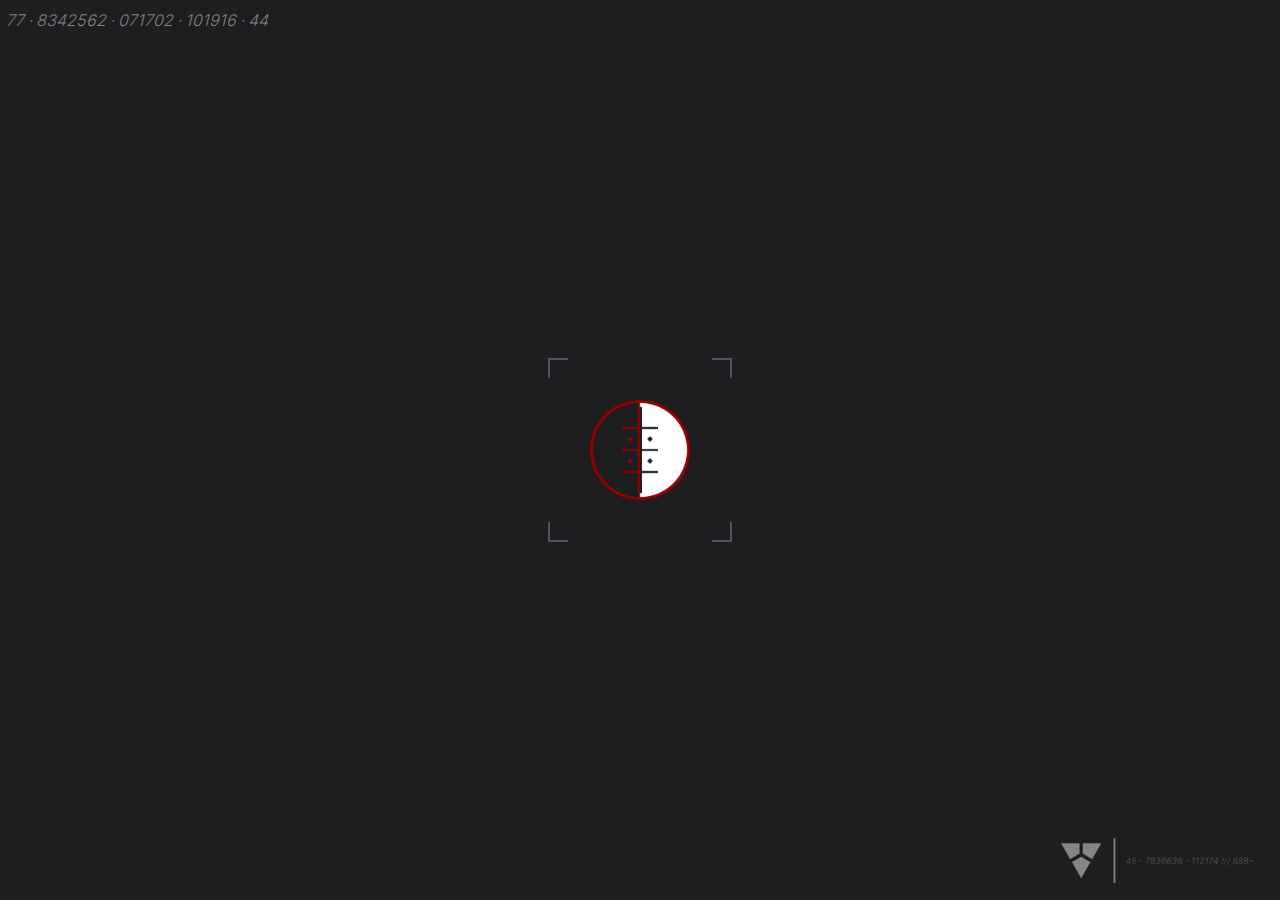
<file: index.html>
<!DOCTYPE html>
<html lang="en">
<head>
    <meta charset="UTF-8">
    <meta name="viewport" content="width=device-width, initial-scale=1.0">

    <link rel="stylesheet" href="style.css">

    <title>page-1</title>
</head>
<body class = "main">
    <div class = "container-all">
        
        <!-- <a id = "box" href = "page-2.html"></a> -->
        
        <a href = "page-2.html" id = "start">
        <img id = "start-img" src = "symbol.png"></a>

        

        <div class = "numbers">77 · 8342562 · 071702 · 101916 · 44</div>

        <a href="index.html" class = "bearing">
            <img class = "bearing" src = "bearing.png">
        </a>
    
    </div>

    
</body>
</html>
</file>
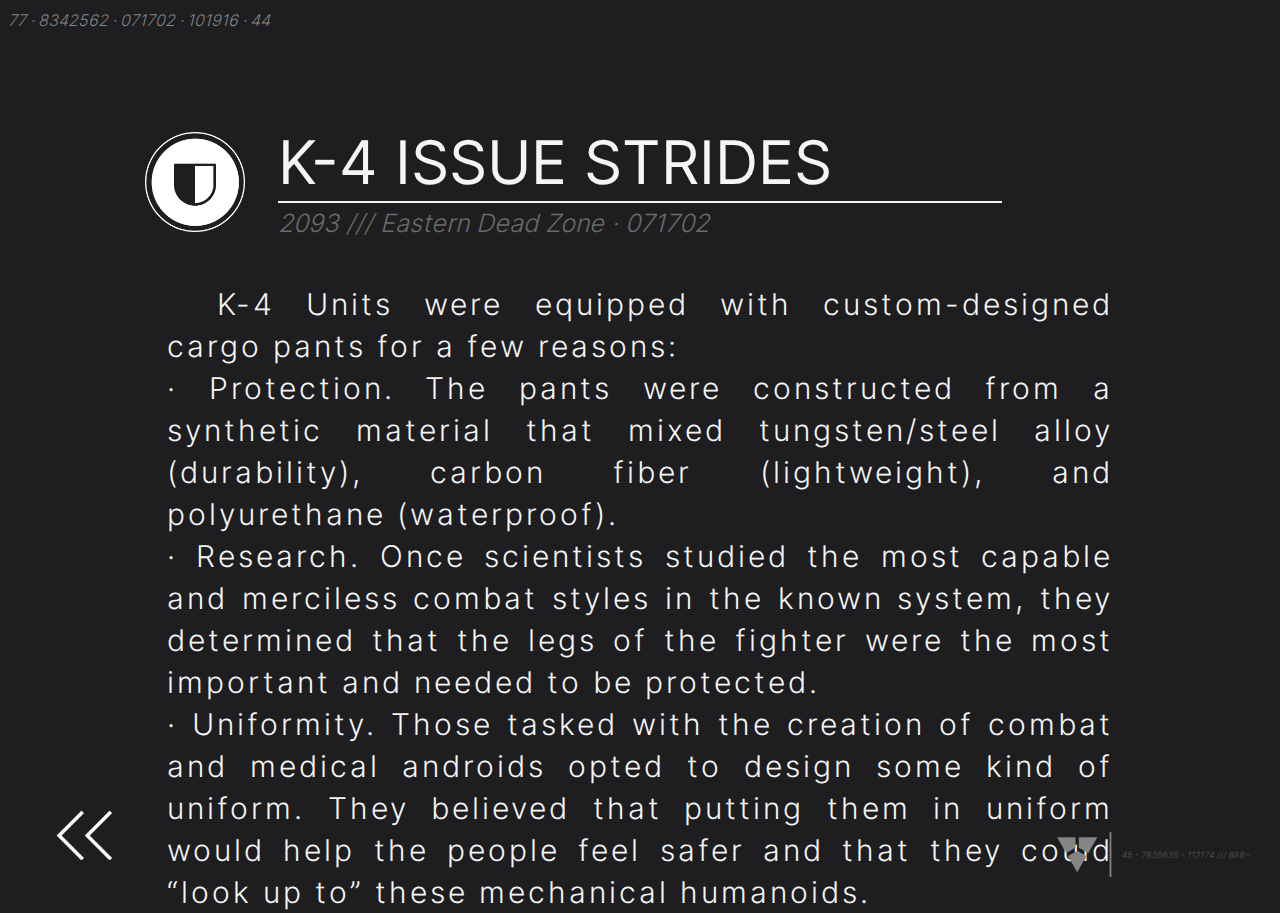
<file: armor.html>
<!DOCTYPE html>
<html lang="en">
<head>
    <meta charset="UTF-8">
    <meta name="viewport" content="width=device-width, initial-scale=1.0">

    <link rel="stylesheet" href="style.css">

    <title>ARMOR</title>
</head>
<body class = "main">
    <div class = "container-all">
    

        <div class = "artifact-title">K-4 ISSUE STRIDES</div>
        <div class = "artifact-title-line"></div>
        <div class = "artifact-details">2093 /// Eastern Dead Zone · 071702</div>
        <img class = "artifact-symbol" src = "armor.png">

    <div class = "artifact-text">
        K-4 Units were equipped with custom-designed cargo pants for a few reasons:<br>
        · Protection. The pants were constructed from a synthetic material that mixed tungsten/steel alloy (durability), carbon fiber (lightweight), and polyurethane (waterproof).<br> 
        · Research. Once scientists studied the most capable and merciless combat styles in the known system, they determined that the legs of the fighter were the most important and needed to be protected.<br>
        · Uniformity. Those tasked with the creation of combat and medical androids opted to design some kind of uniform. They believed that putting them in uniform would help the people feel safer and that they could “look up to” these mechanical humanoids.
        
    </div>

        

        <div class = "numbers">77 · 8342562 · 071702 · 101916 · 44</div>

        <a href = "page-3.html" class = "back">
            <img class = "back" src = "back.png">
        </a>

        <a href="index.html" class = "bearing">
            <img class = "bearing" src = "bearing.png">
        </a>
</body>
</html>
</file>
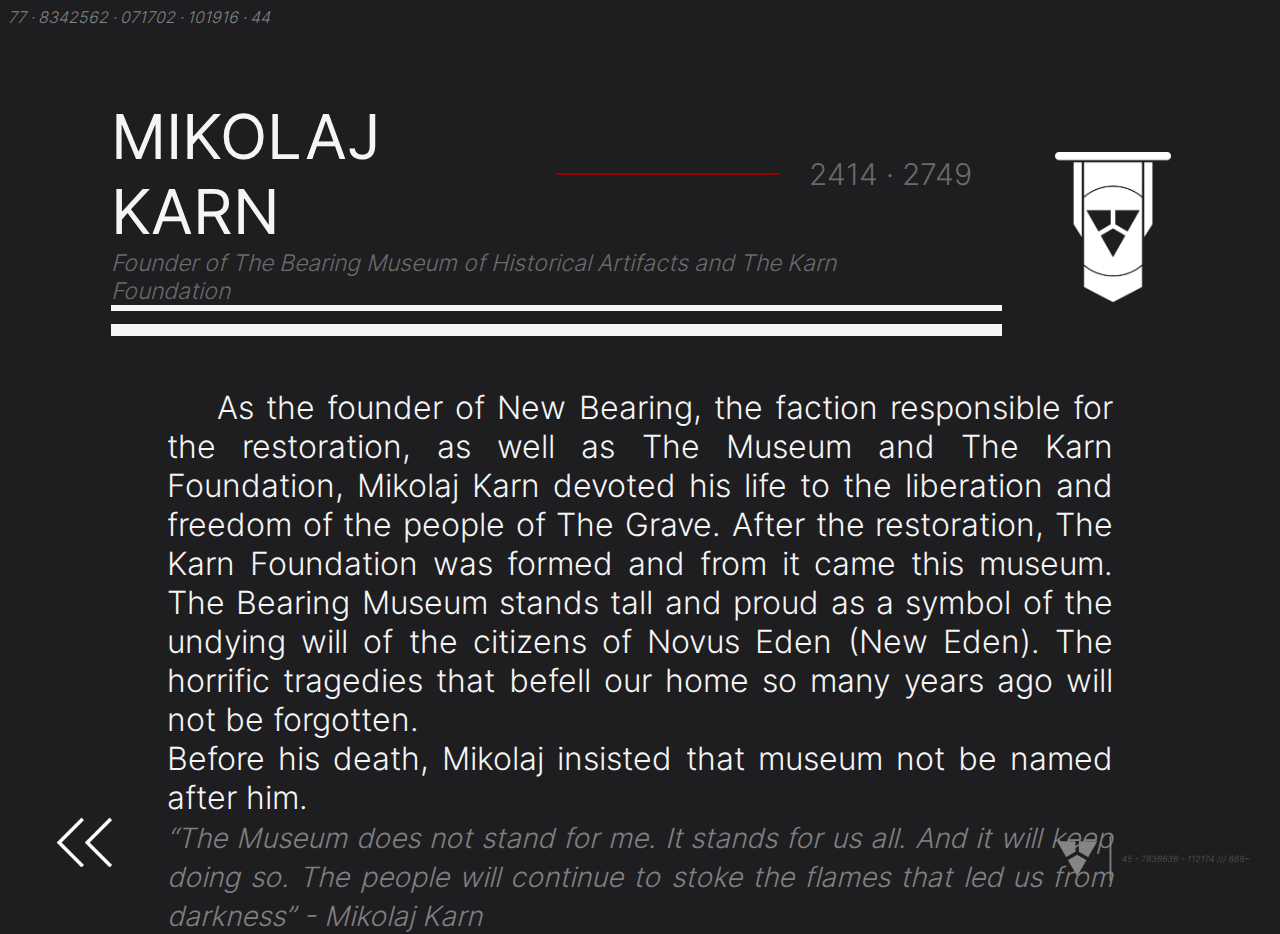
<file: bearing.html>
<!DOCTYPE html>
<html lang="en">
<head>
    <meta charset="UTF-8">
    <meta name="viewport" content="width=device-width, initial-scale=1.0">

    
    <link rel="stylesheet" href="style.css">

    <title>MIKO</title>
</head>
<body class = "main">
    <div class = "container-all">

        <div class = "bio-title">MIKOLAJ KARN</div>
        <div class = "bio-age">2414 · 2749</div>
        <div class = "bio-line-1"></div>
        <div class = "bio-intro">
            Founder of The Bearing Museum of Historical 
            Artifacts and The Karn Foundation
        </div>

        
            <img id = "flag-small" src = 'bflag.png'>


        <div class = "bio-line-2"></div>
        <div class = "bio-line-3"></div>

    

        <div class = bio>
            As the founder of New Bearing, the faction responsible 
            for the restoration, as well as The Museum and The Karn 
            Foundation, Mikolaj Karn devoted his life to the 
            liberation and freedom of the people of The Grave. 
            After the restoration, The Karn Foundation 
            was formed and from it came this museum. The Bearing 
            Museum stands tall and proud as a symbol of the undying 
            will of the citizens of Novus Eden (New Eden). 
            The horrific tragedies that befell our home so many 
            years ago will not be forgotten. 
            <br>
            Before his death, Mikolaj 
            insisted that museum not be named after him.
            <br>
            <span id = quote>
            “The Museum does not stand for me. It stands for us all. 
            And it will keep doing so. The people will continue to stoke the flames that 
            led us from darkness” - Mikolaj Karn
            </span>
        </div>

    

        <div class = "numbers">77 · 8342562 · 071702 · 101916 · 44</div>

        <a href = "page-2.html" class = "back">
            <img class = "back" src = "back.png">
        </a>

        <a href="index.html" class = "bearing">
            <img class = "bearing" src = "bearing.png">
        </a>



        
        
    </div>

    
</body>
</html>
</file>
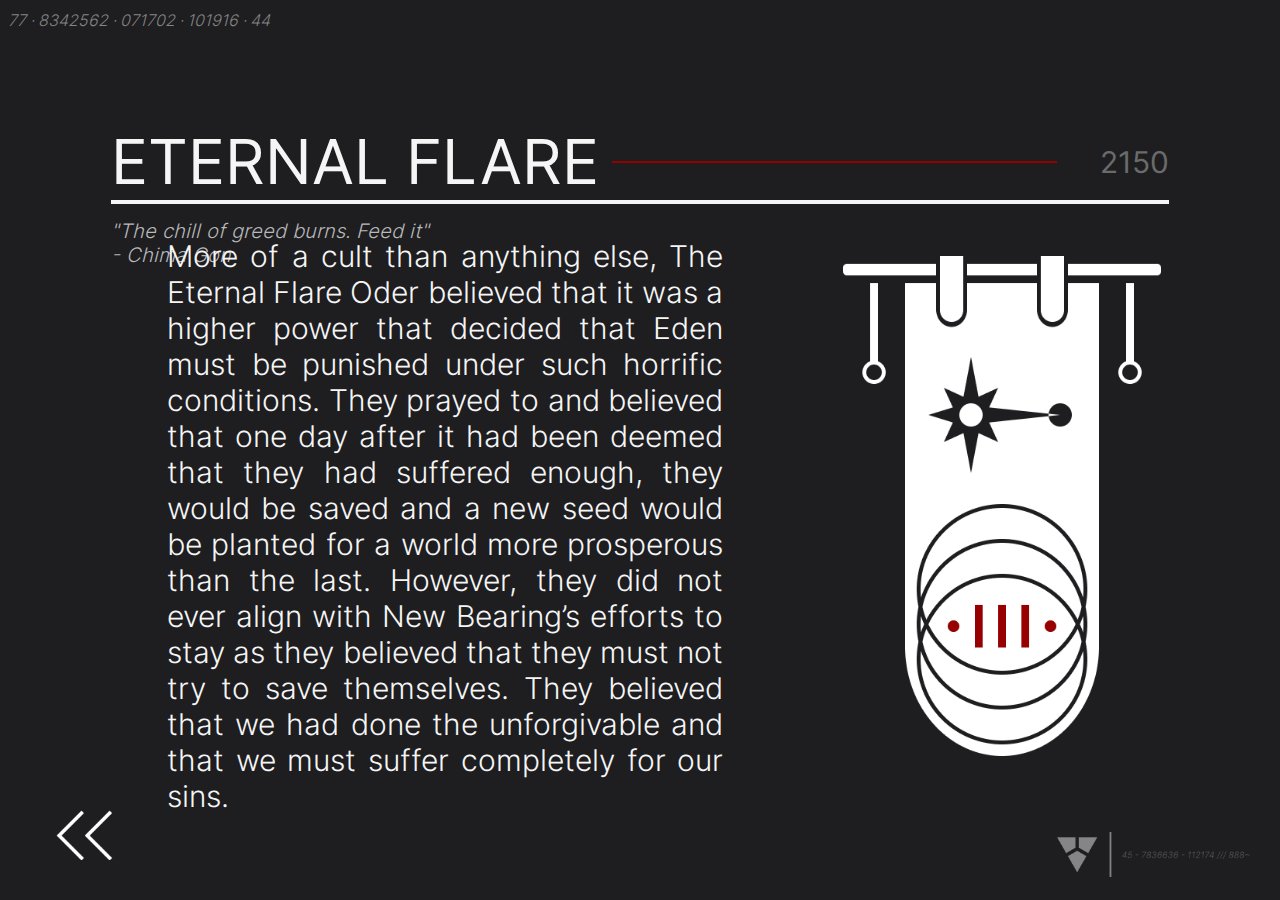
<file: eternal-flare.html>
<!DOCTYPE html>
<html lang="en">
<head>
    <meta charset="UTF-8">
    <meta name="viewport" content="width=device-width, initial-scale=1.0">

    
    <link rel="stylesheet" href="style.css">

    <title>FLARE</title>
</head>
<body class = "main">
    <div class = "container-all">

        <div class = "faction-title">ETERNAL FLARE</div>

        <div id = "eternal-line-1"></div>

        <div class = "faction-date">2150</div>
        <div class = "faction-line-2"></div>              

        <div class = "flag-quote">
            "The chill of greed burns. Feed it"
            <br>- Chima Gon
        </div>

        <div class = "faction-text" id = "e-faction-text">
            More of a cult than anything else, The Eternal Flare Oder 
            believed that it was a higher power that decided that Eden 
            must be punished under such horrific conditions. They prayed to  
            and believed that one day after it had been 
            deemed that they had suffered enough, they would be saved
            and a new seed would be planted for a world more prosperous than the
            last. However, they did not ever align with New Bearing’s 
            efforts to stay as they believed that they must not try to 
            save themselves. They believed that we had done 
            the unforgivable and that we must suffer 
            completely for our sins.
        </div>

        <img class = "faction-flag" src = "eflag.png">
        

        <div class = "numbers">77 · 8342562 · 071702 · 101916 · 44</div>

        <a href = "flags.html" class = "back">
            <img class = "back" src = "back.png">
        </a>

        <a href="index.html" class = "bearing">
            <img class = "bearing" src = "bearing.png">
        </a>



        
        
    </div>

    
</body>
</html>
</file>
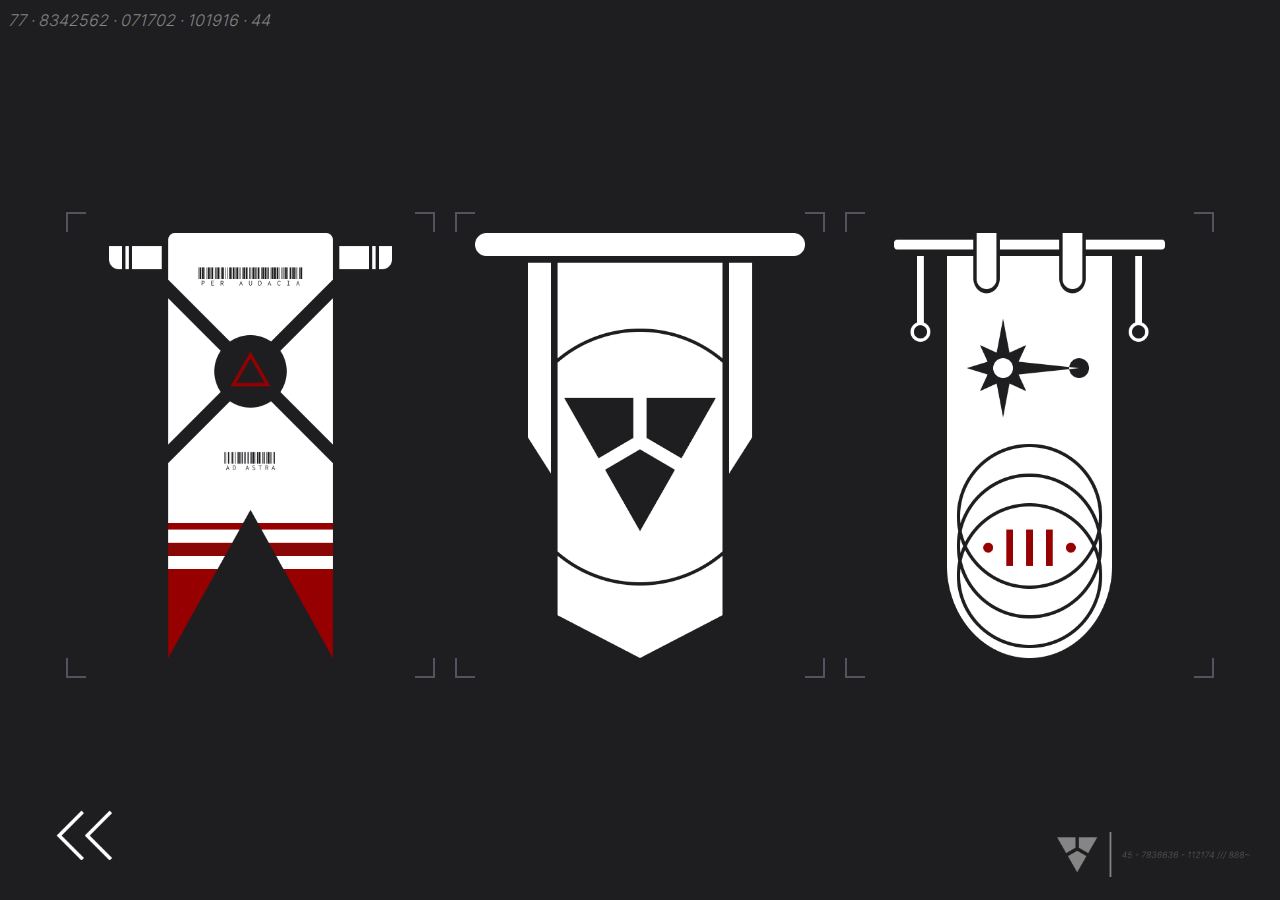
<file: flags.html>
<!DOCTYPE html>
<html lang="en">
<head>
    <meta charset="UTF-8">
    <meta name="viewport" content="width=device-width, initial-scale=1.0">

    
    <link rel="stylesheet" href="style.css">

    <title>FLAG</title>
</head>
<body class = "main">
    <div class = "container-all">
        <a id = "flag-box-1" href = "hollow-shell.html"></a>
        <a id = "flag-1" href = "hollow-shell.html">
            <img id = "flag-1" src = "hflag.png">
        </a>


        <a id = "flag-box-2" href = "new-bearing.html"></a>
        <a id = "flag-2" href = "new-bearing.html">
            <img id = "flag-2" src = "bflag.png">
        </a>

        <a id = "flag-box-3" href = "eternal-flare.html"></a>
        <a id = "flag-3" href = "eternal-flare.html">
            <img id = "flag-3" src = "eflag.png">
        </a>
        

        <div class = "numbers">77 · 8342562 · 071702 · 101916 · 44</div>

        <a href = "page-2.html" class = "back">
            <img class = "back" src = "back.png">
        </a>

        <a href="index.html" class = "bearing">
            <img class = "bearing" src = "bearing.png">
        </a>



        
        
    </div>

    
</body>
</html>
</file>
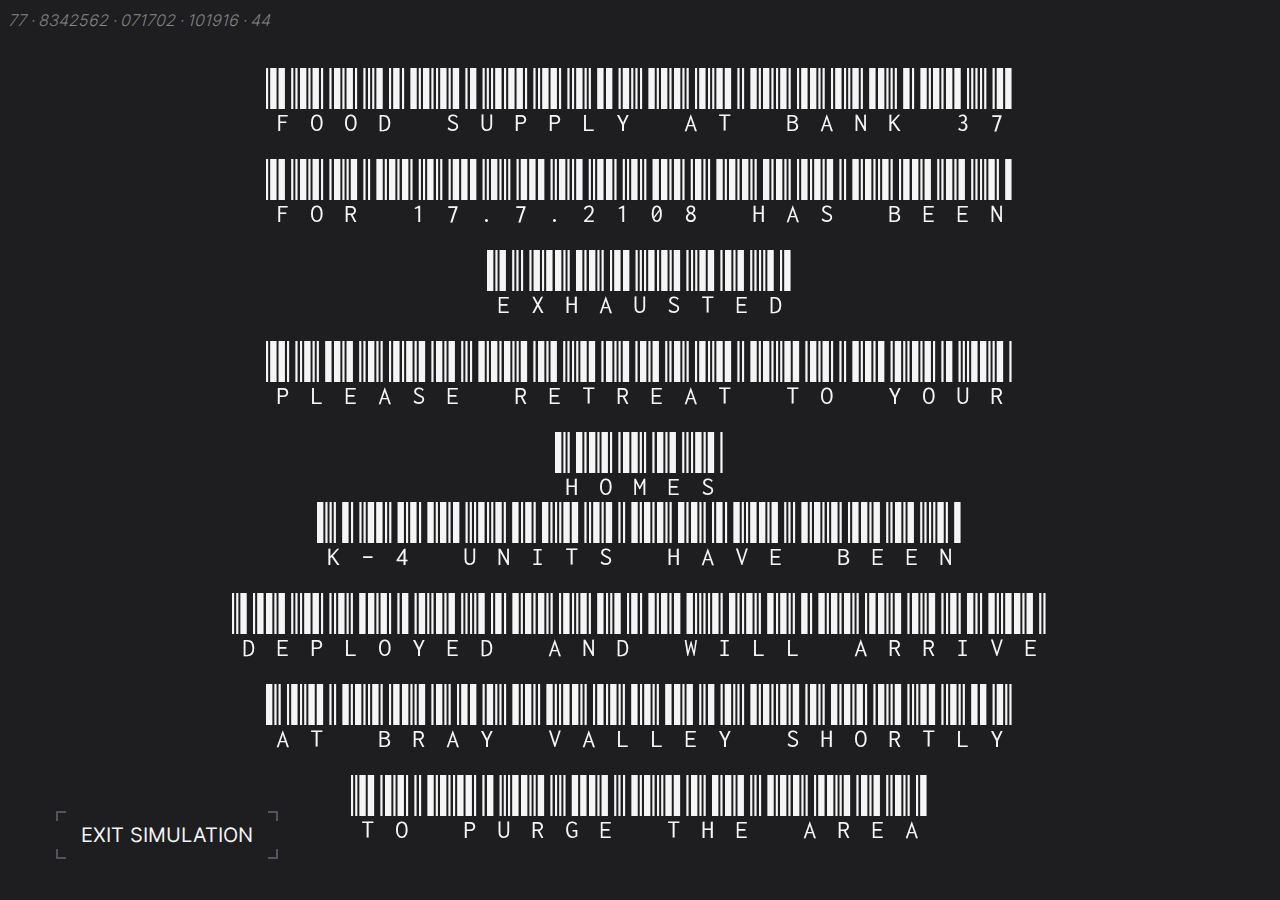
<file: gate-sim.html>
<!DOCTYPE html>
<html lang="en">
<head>
    <meta charset="UTF-8">
    <meta name="viewport" content="width=device-width, initial-scale=1.0">

    <link rel="stylesheet" href="style.css">

    <title>GATE_SIM</title>
</head>
<body id = "sim-main">
    <div class = "container-all">

        <div class = "sim-text" id="sim-1">
            FOOD SUPPLY AT BANK 37 FOR 17.7.2108 
            HAS BEEN EXHAUSTED<br>
            PLEASE RETREAT TO YOUR HOMES
        </div>

        <div class = "sim-text" id="sim-2">
            K-4 UNITS HAVE BEEN DEPLOYED AND WILL ARRIVE AT BRAY VALLEY
            SHORTLY TO PURGE THE AREA
        </div>
    


        <div class = "numbers">77 · 8342562 · 071702 · 101916 · 44</div>

     <a href = "pod.html" id = "exit-sim">EXIT SIMULATION</a>
</body>
</html>
</file>
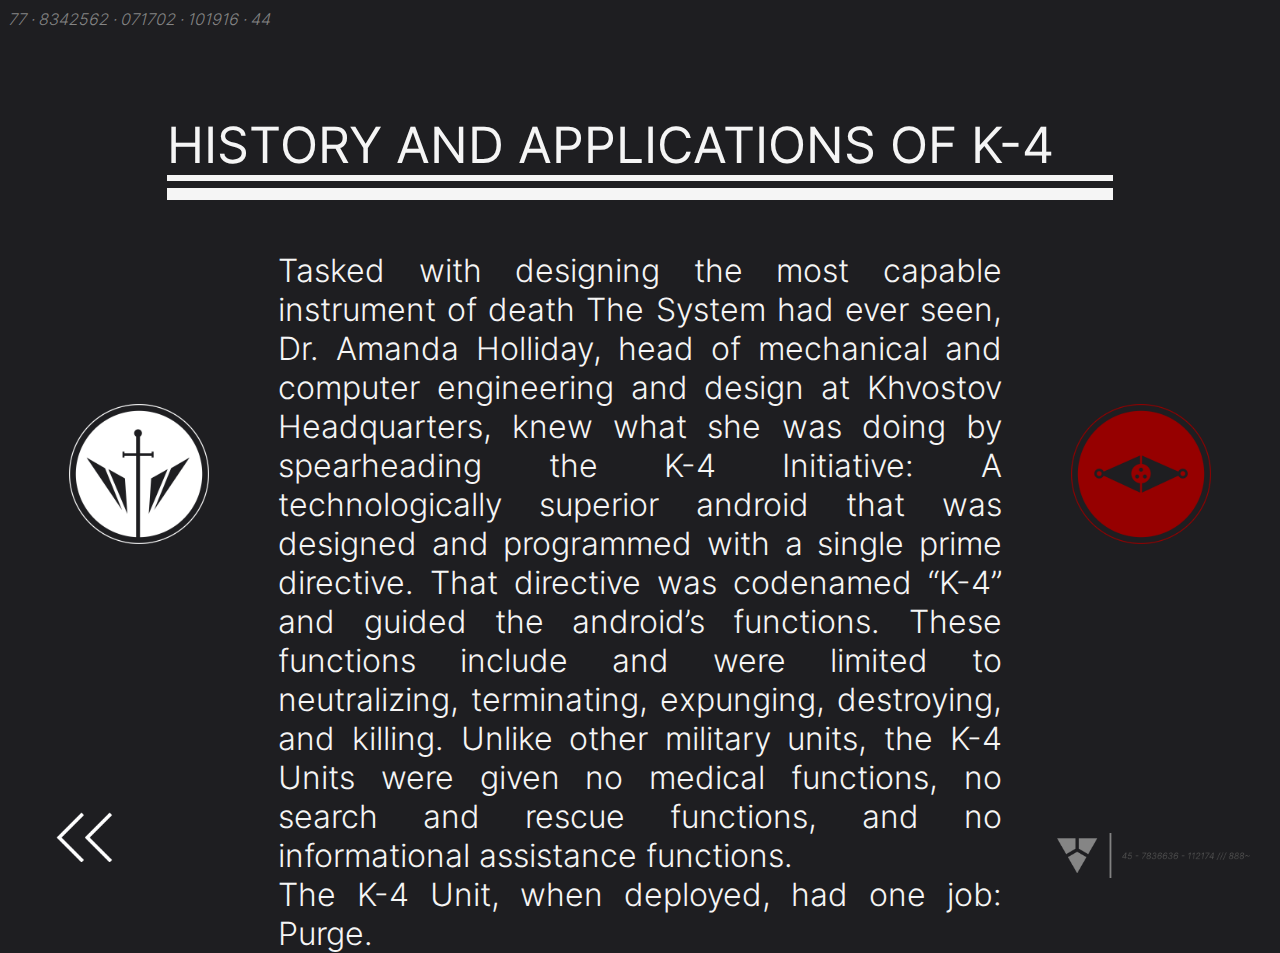
<file: geninfo.html>
<!DOCTYPE html>
<html lang="en">
<head>
    <meta charset="UTF-8">
    <meta name="viewport" content="width=device-width, initial-scale=1.0">

    <link rel="stylesheet" href="style.css">

    <title>GEN_INFO</title>
</head>
<body class = "main">
    <div class = "container-all">

        <div id = "gen-title">HISTORY AND APPLICATIONS OF K-4</div>
            <div id = "gen-info-line-1"></div>
            <div id = "gen-info-line-2"></div>

        <img id = "sword" src = "sword.png">
        <img id = "eye" src = "eye.png">

        <div id = "gen-info-text">
            Tasked with designing the most capable instrument of 
            death The System had ever seen, Dr. Amanda Holliday, 
            head of mechanical and computer engineering and design 
            at Khvostov Headquarters, knew what she was doing by 
            spearheading the K-4 Initiative: A technologically superior 
            android that was designed and programmed with a single 
            prime directive. That directive was codenamed “K-4” and 
            guided the android’s functions. These functions include 
            and were limited to neutralizing, terminating, expunging, 
            destroying, and killing. Unlike other military units, the 
            K-4 Units were given no medical functions, no search and 
            rescue functions, and no informational assistance functions. <br>
            The K-4 Unit, when deployed, had one job: Purge.
        </div>

    





    <div class = "numbers">77 · 8342562 · 071702 · 101916 · 44</div>

        <a href = "page-2.html" class = "back">
            <img class = "back" src = "back.png">
        </a>

        <a href="index.html" class = "bearing">
            <img class = "bearing" src = "bearing.png">
        </a>
</body>
</html>
</file>
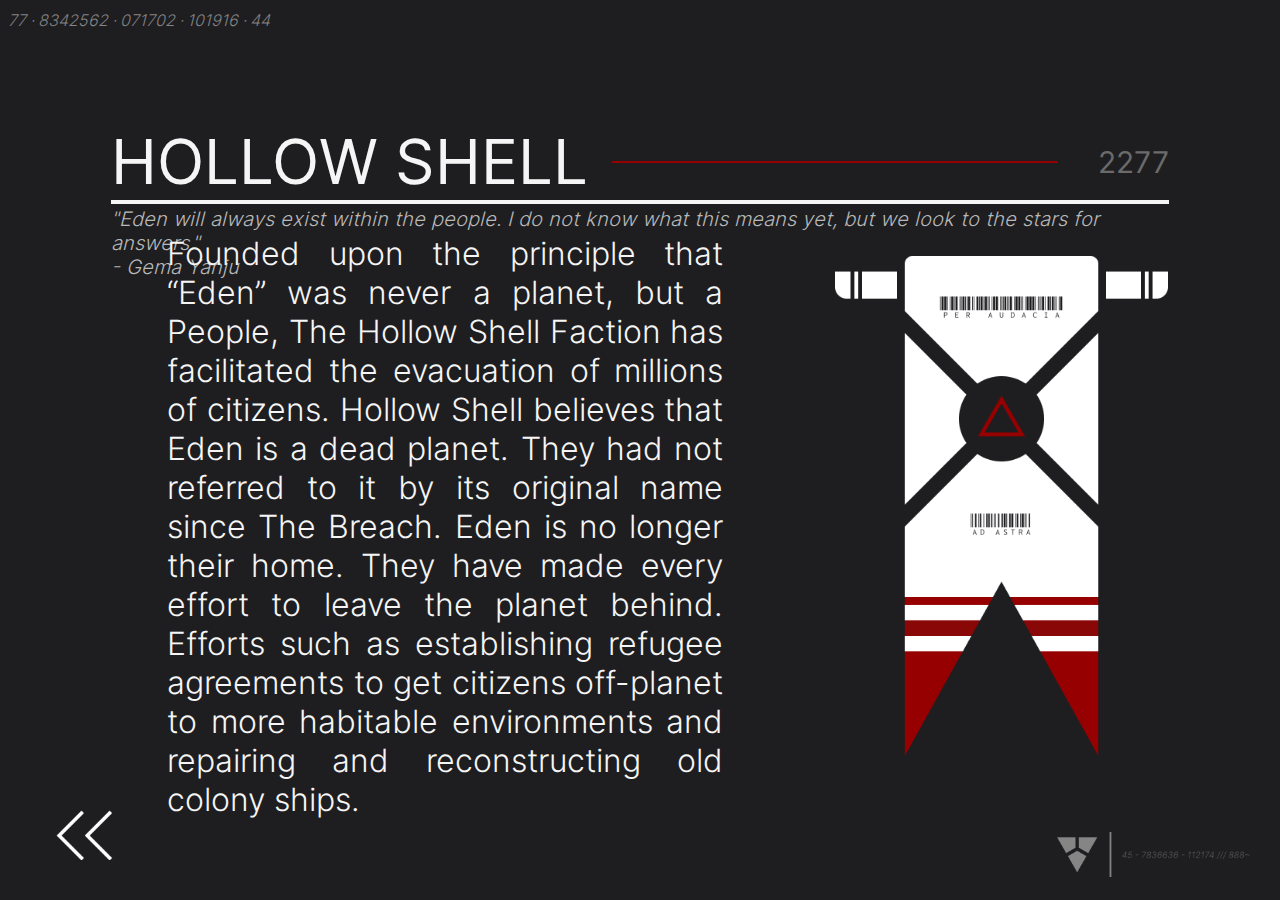
<file: hollow-shell.html>
<!DOCTYPE html>
<html lang="en">
<head>
    <meta charset="UTF-8">
    <meta name="viewport" content="width=device-width, initial-scale=1.0">

    
    <link rel="stylesheet" href="style.css">

    <title>HOLLOW</title>
</head>
<body class = "main">
    <div class = "container-all">

        <div class = "faction-title">HOLLOW SHELL</div>

        <div id = "hollow-line-1"></div>

        <div class = "faction-date">2277</div>
        <div class = "faction-line-2"></div>

        <div class = "flag-quote">
            "Eden will always exist within the people. I do not know what 
            this means yet, but we look to the stars for answers."
            <br> - Gema Yanju
        </div>

        <div class = "faction-text">
            Founded upon the principle that “Eden” was never a planet, 
            but a People, The Hollow Shell Faction has facilitated the 
            evacuation of millions of citizens. Hollow Shell believes 
            that Eden is a dead planet. They had not referred to it 
            by its original name since The Breach. Eden is no longer 
            their home. They have made every effort 
            to leave the planet behind. Efforts such as establishing 
            refugee agreements to get citizens off-planet to more 
            habitable environments and repairing and 
            reconstructing old colony ships.
        </div>

        <img class = "faction-flag" src = "hflag.png">
        

        <div class = "numbers">77 · 8342562 · 071702 · 101916 · 44</div>

        <a href = "flags.html" class = "back">
            <img class = "back" src = "back.png">
        </a>

        <a href="index.html" class = "bearing">
            <img class = "bearing" src = "bearing.png">
        </a>



        
        
    </div>

    
</body>
</html>
</file>
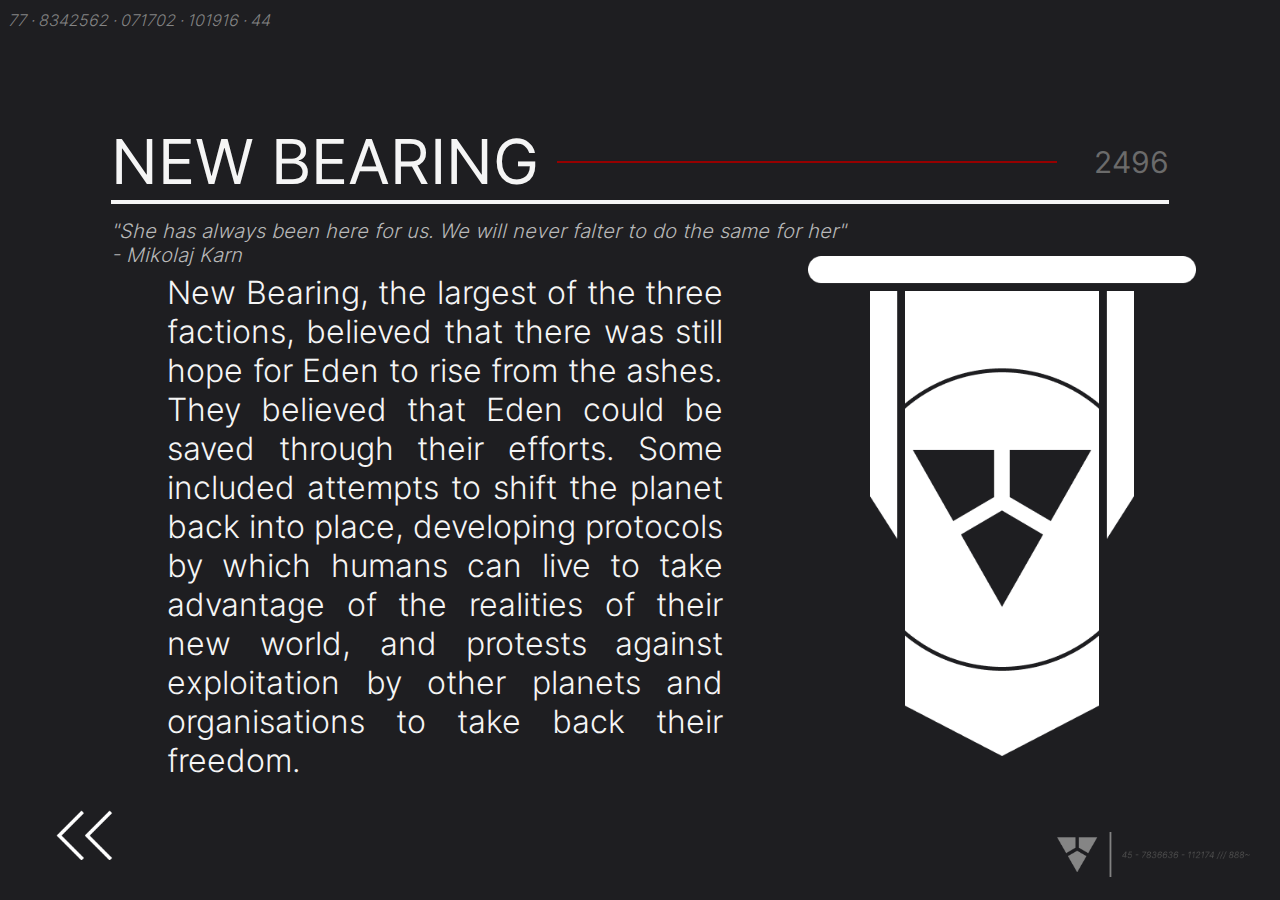
<file: new-bearing.html>
<!DOCTYPE html>
<html lang="en">
<head>
    <meta charset="UTF-8">
    <meta name="viewport" content="width=device-width, initial-scale=1.0">

    
    <link rel="stylesheet" href="style.css">

    <title>BEARING</title>
</head>
<body class = "main">
    <div class = "container-all">

        <div class = "faction-title">NEW BEARING</div>

        <div id = "bearing-line-1"></div>

        <div class = "faction-date">2496</div>
        <div class = "faction-line-2"></div>

        <div class = "flag-quote">
            "She has always been here for us. We will never falter to do the same for her"
            <br>- Mikolaj Karn
        </div>

        <div class = "faction-text" id = "b-faction-text">
            New Bearing, the largest of the three factions,
            believed that there was still hope
            for Eden to rise from the ashes. They believed 
            that Eden could be saved through their efforts. 
            Some included attempts to shift the planet back 
            into place, developing protocols by which humans 
            can live to take advantage of the realities of 
            their new world, and protests against exploitation 
            by other planets and organisations 
            to take back their freedom.
        </div>

        <img class = "faction-flag" src = "bflag.png">
        

        <div class = "numbers">77 · 8342562 · 071702 · 101916 · 44</div>

        <a href = "flags.html" class = "back">
            <img class = "back" src = "back.png">
        </a>

        <a href="index.html" class = "bearing">
            <img class = "bearing" src = "bearing.png">
        </a>



        
        
    </div>

    
</body>
</html>
</file>
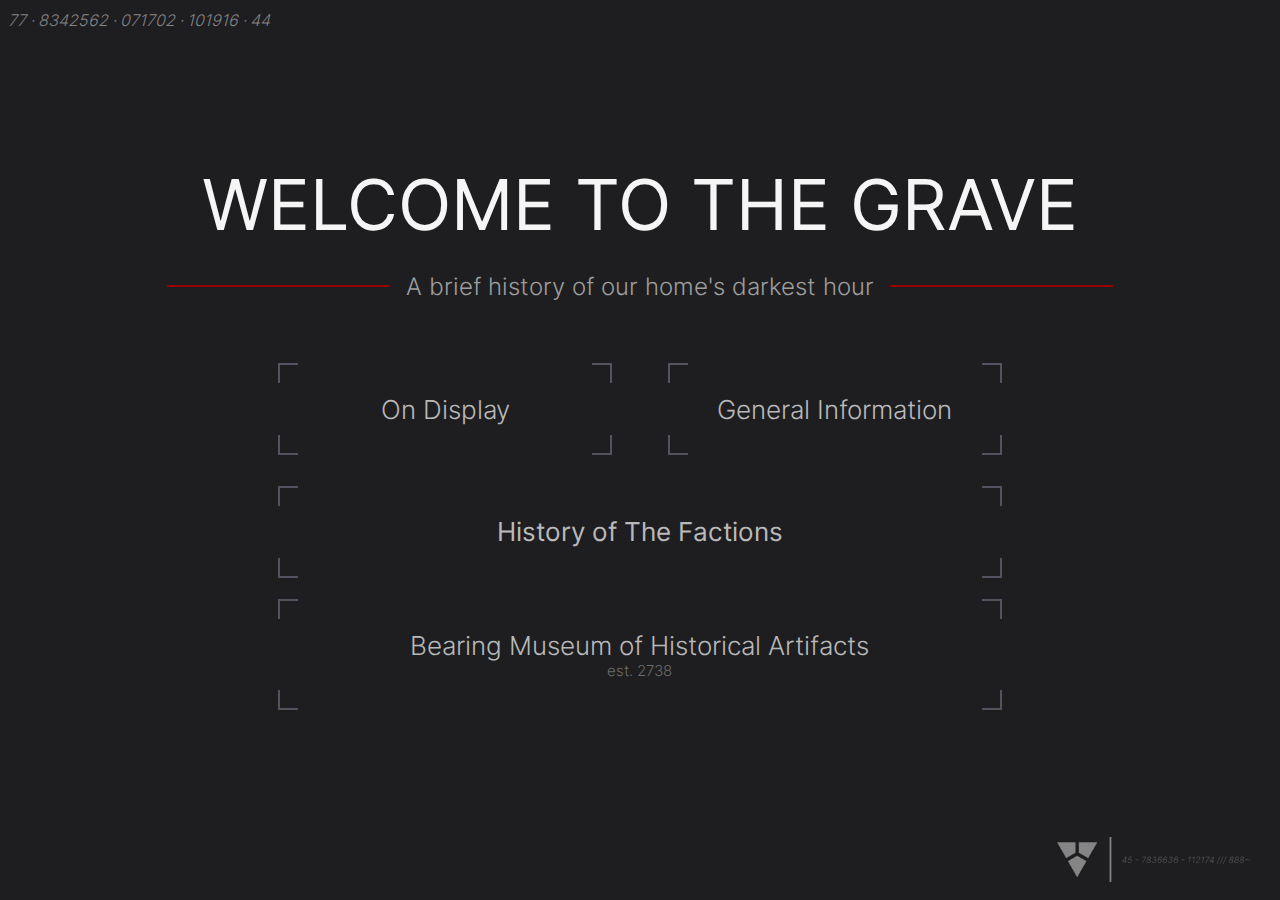
<file: page-2.html>
<!DOCTYPE html>
<html lang="en">
<head>
    <meta charset="UTF-8">
    <meta name="viewport" content="width=device-width, initial-scale=1.0">

    
    <link rel="stylesheet" href="style.css">

    <title>HOME</title>
</head>
<body class = "main">
    <div class = "container-all">

        <div id = "page-2-title">WELCOME TO THE GRAVE</div>

        <div id = "page-2-line-left"></div>
        <div id = "page-2-sub">A brief history of our home's darkest hour</div>
        <div id = "page-2-line-right"></div>

        <!-- <a id = "page-2-box-1" href = "page-3.html"></a> -->
            <a id = "on-display" href = "page-3.html">On Display</a>

        <a id = "page-2-box-2" href = "geninfo.html"></a>
            <a id = "gen-info" href = "geninfo.html">General Information</a>


         <!-- <a id = "page-2-box-3" href = "flags.html"></a> -->
            <a id = "faction-history" href = "flags.html">History of The Factions</a>
            
    
         <!-- <a id = "page-2-box-4" href = "bearing.html"></a> -->
            <a id = "about" href = "bearing.html">Bearing Museum of Historical Artifacts
            <div id = "est">est. 2738</div>
            </a>

        <div class = "numbers">77 · 8342562 · 071702 · 101916 · 44</div>

        <a href="index.html" class = "bearing">
            <img class = "bearing" src = "bearing.png">
        </a>



        
        
    </div>

    
</body>
</html>
</file>
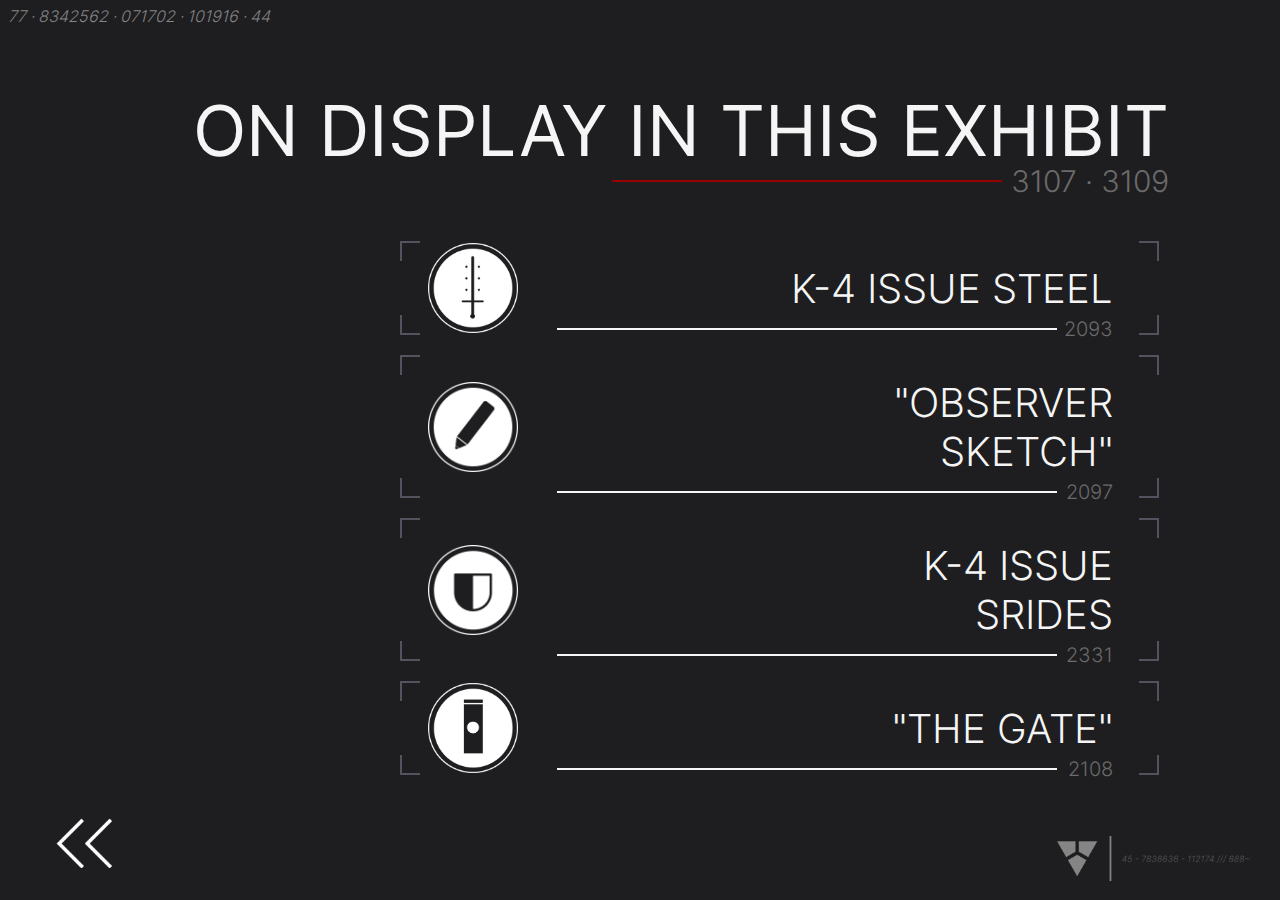
<file: page-3.html>
<!DOCTYPE html>
<html lang="en">
<head>
    <meta charset="UTF-8">
    <meta name="viewport" content="width=device-width, initial-scale=1.0">

    <link rel="stylesheet" href="style.css">

    <title>DISPLAY</title>
</head>
<body class = "main">
    <div class = "container-all">

        <div id = "page-3-title">ON DISPLAY IN THIS EXHIBIT</div>
            <div id = "ex-timeline">3107 · 3109</div>
            <div id = "page-3-top-line"></div>

        <a id = "page-3-box-1" href = "steel.html"></a>
            <a id = "page-3-title-1" href = "steel.html">K-4 ISSUE STEEL</a>
            <div id = "year-1">2093</div>
            <div id = "page-3-line-2"></div>
            <a href = "steel.html" id = "weapon">
                <img id = "weapon" src = "weapon.png">
            </a>

        <a id = "page-3-box-2" href = "sketch.html"></a>
            <a id = "page-3-title-2" href = "sketch.html">"OBSERVER SKETCH"</a>
            <div id = "year-2">2097</div>
            <div id = "page-3-line-3"></div>
            <a href = "sketch.html" id = "pen">
                <img id = "pen" src = "pencil.png">
            </a>    

        <a id = "page-3-box-3" href = "armor.html"></a>
            <a id = "page-3-title-3" href = "armor.html">K-4 ISSUE SRIDES</a>
            <div id = "year-3">2331</div>
            <div id = "page-3-line-4"></div>
            <a href = "armor.html" id = "armor">
                <img id = "armor" src = "armor.png">
            </a>

        <a id = "page-3-box-4" href = "pod.html"></a>
            <a id = "page-3-title-4" href = "pod.html">"THE GATE"</a>
            <div id = "year-4">2108</div>
            <div id = "page-3-line-5"></div>
            <a href = "pod.html" id = "pod">
                <img id = "pod" src = "pod.png">
            </a>

        <div class = "numbers">77 · 8342562 · 071702 · 101916 · 44</div>

        <a href = "page-2.html" class = "back">
            <img class = "back" src = "back.png">
        </a>

        <a href="index.html" class = "bearing">
            <img class = "bearing" src = "bearing.png">
        </a>
    </div>
</body>
</html>
</file>
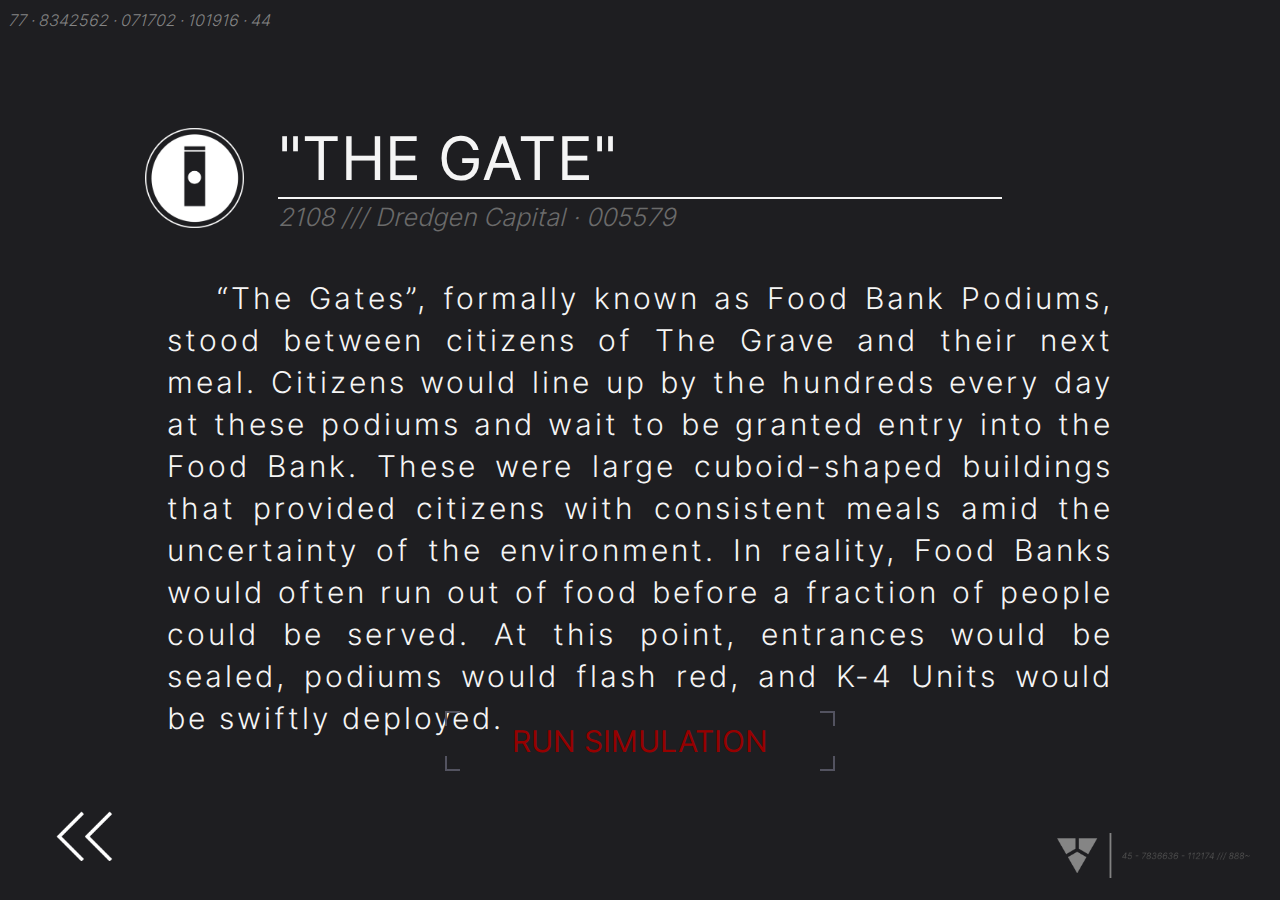
<file: pod.html>
<!DOCTYPE html>
<html lang="en">
<head>
    <meta charset="UTF-8">
    <meta name="viewport" content="width=device-width, initial-scale=1.0">

    <link rel="stylesheet" href="style.css">

    <title>POD</title>
</head>
<body class = "main">
    <div class = "container-all">
    

        <div class = "artifact-title">"THE GATE"</div>
        <div class = "artifact-title-line"></div>
        <div class = "artifact-details">2108 /// Dredgen Capital · 005579</div>
        <img class = "artifact-symbol" src = "pod.png">

    <div class = "artifact-text">
        “The Gates”, formally known as  Food Bank Podiums, 
        stood between citizens of The Grave and their next meal. 
        Citizens would line up by the hundreds every day at these 
        podiums and wait to be granted entry into the Food Bank. 
        These were large cuboid-shaped buildings that provided citizens 
        with consistent meals amid the uncertainty of the environment. 
        In reality, Food Banks would often run out of food before a 
        fraction of people could be served. At this point, entrances 
        would be sealed, podiums would flash red, and K-4 Units would 
        be swiftly deployed.
    </div>

    <a id = "gate-sim" href = "gate-sim.html">RUN SIMULATION</a>

    
        <div class = "numbers">77 · 8342562 · 071702 · 101916 · 44</div>

        <a href = "page-3.html" class = "back">
            <img class = "back" src = "back.png">
        </a>

        <a href="index.html" class = "bearing">
            <img class = "bearing" src = "bearing.png">
        </a>
</body>
</html>
</file>
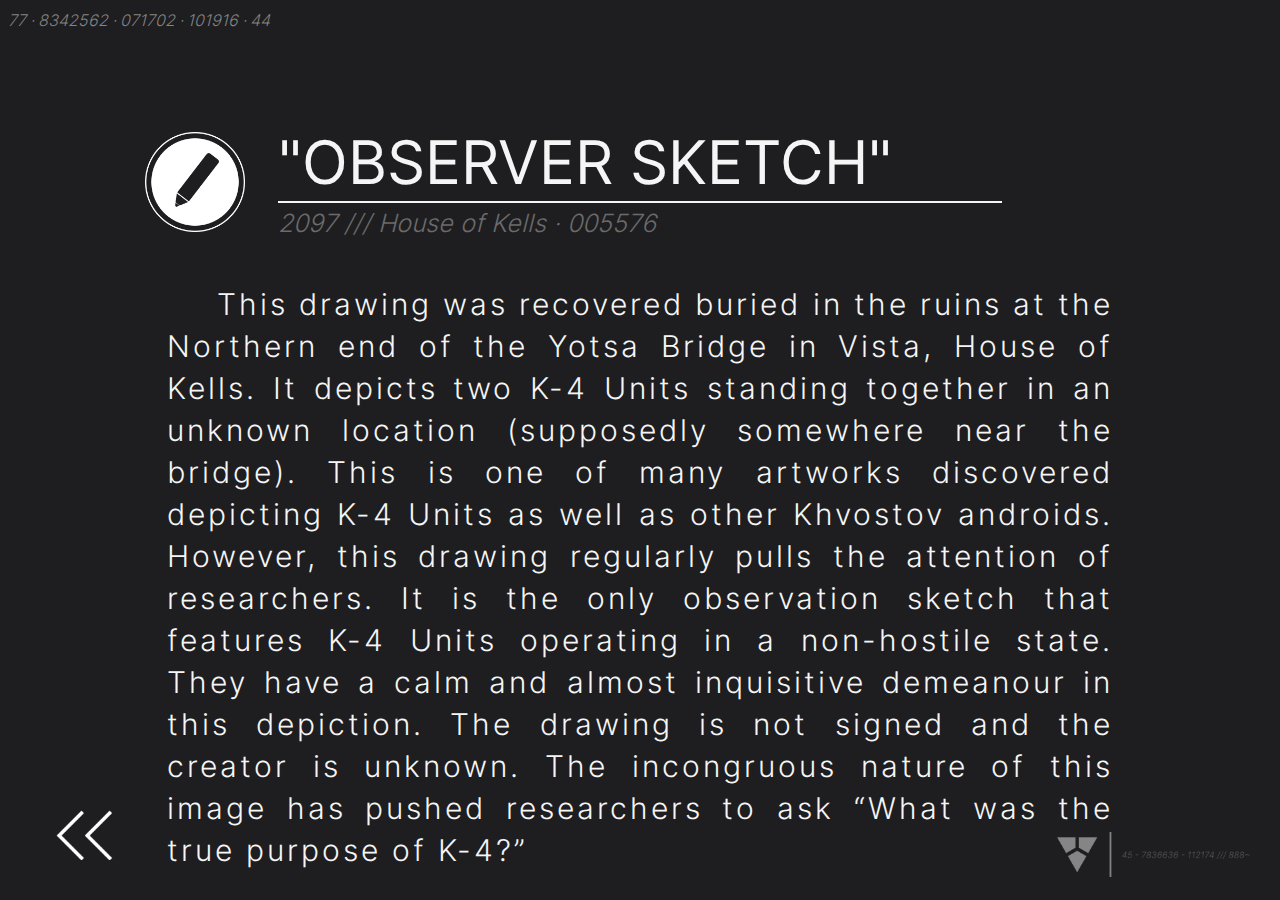
<file: sketch.html>
<!DOCTYPE html>
<html lang="en">
<head>
    <meta charset="UTF-8">
    <meta name="viewport" content="width=device-width, initial-scale=1.0">

    <link rel="stylesheet" href="style.css">

    <title>SKETCH</title>
</head>
<body class = "main">
    <div class = "container-all">
    
        <div class = "artifact-title">"OBSERVER SKETCH"</div>
        <div class = "artifact-title-line"></div>
        <div class = "artifact-details">2097 /// House of Kells · 005576</div>
        <img class = "artifact-symbol" src = "pencil.png">

    <div class = "artifact-text">
        This drawing was recovered buried in the ruins
        at the Northern end of the Yotsa Bridge in Vista,
        House of Kells. It depicts two K-4 Units standing
        together in an unknown location (supposedly
        somewhere near the bridge). This is one of many
        artworks discovered depicting K-4 Units as well
        as other Khvostov androids. However, this drawing
        regularly pulls the attention of researchers.
        It is the only observation sketch that features
        K-4 Units operating in a non-hostile state.
        They have a calm and almost inquisitive
        demeanour in this depiction. The drawing is not signed
        and the creator is unknown. The incongruous nature of this
        image has pushed researchers to ask “What was the true purpose of K-4?”
    </div>




        

        <div class = "numbers">77 · 8342562 · 071702 · 101916 · 44</div>

        <a href = "page-3.html" class = "back">
            <img class = "back" src = "back.png">
        </a>

        <a href="index.html" class = "bearing">
            <img class = "bearing" src = "bearing.png">
        </a>
</body>
</html>
</file>
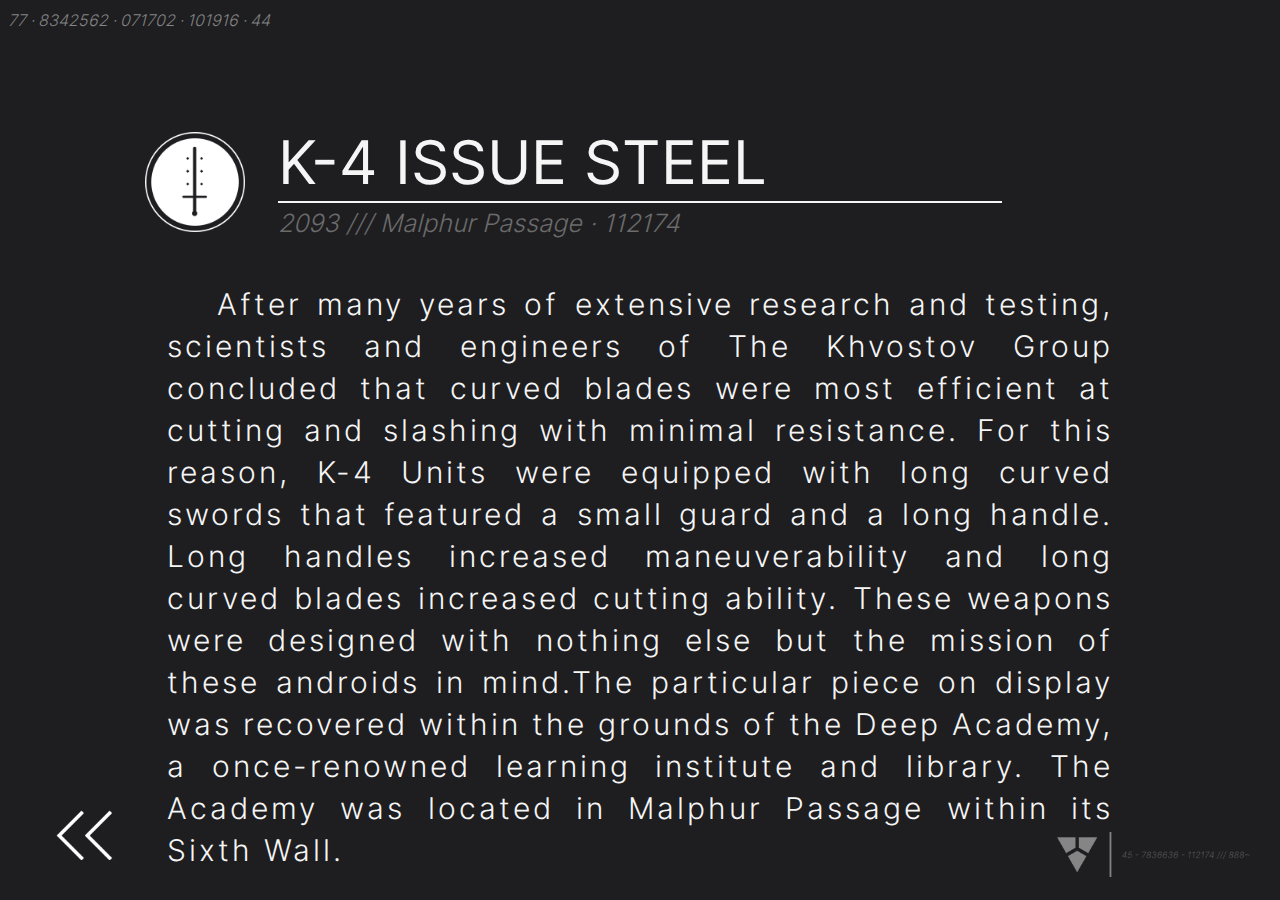
<file: steel.html>
<!DOCTYPE html>
<html lang="en">
<head>
    <meta charset="UTF-8">
    <meta name="viewport" content="width=device-width, initial-scale=1.0">

    <link rel="stylesheet" href="style.css">

    <title>STEEL</title>
</head>
<body class = "main">
    <div class = "container-all">

        <div class = "artifact-title">K-4 ISSUE STEEL</div>
            <div class = "artifact-title-line"></div>
            <div class = "artifact-details">2093 /// Malphur Passage · 112174</div>
            <img class = "artifact-symbol" src = "weapon.png">

        <div class = "artifact-text">
            After many years of extensive research and testing,  
            scientists and engineers of The Khvostov Group concluded 
            that curved blades were most efficient at cutting and 
            slashing with minimal resistance. For this reason, 
            K-4 Units were equipped with long curved swords that 
            featured a small guard and a long handle. Long handles 
            increased maneuverability and long curved blades increased 
            cutting ability. These weapons were designed with nothing 
            else but the mission of these androids in mind.The particular 
            piece on display was recovered within the grounds of the Deep 
            Academy, a once-renowned learning institute and library. 
            The Academy was located in Malphur Passage within its Sixth Wall.
        </div>






        <div class = "numbers">77 · 8342562 · 071702 · 101916 · 44</div>

        <a href = "page-3.html" class = "back">
            <img class = "back" src = "back.png">
        </a>

        <a href="index.html" class = "bearing">
            <img class = "bearing" src = "bearing.png">
        </a>
    </div>
</body>
</html>
</file>
<file: style.css>
:root {
    --lightGrey: rgb(33, 33, 36);
    --white: whitesmoke;
    --red: #960000;
    --wordGrey: #B9B9B9;
    --numberColour: #858585;
    --yearColour: #6B6B6B;
    --pageColour: #1E1E21;
}

@font-face {
    font-family: 'Inter-Regular';
      src: url('fonts/Inter-Regular.eot'); /* IE9 Compat Modes */
      src: url('fonts/Inter-Regular.eot?#iefix') format('embedded-opentype'), /* IE6-IE8 */
          url('fonts/Inter-Regular.woff2') format('woff2'), /* Super Modern Browsers */
          url('fonts/Inter-Regular.woff') format('woff'), /* Pretty Modern Browsers */
          url('fonts/Inter-Regular.ttf')  format('truetype'), /* Safari, Android, iOS */
          url('fonts/Inter-Regular.svg#svgFontName') format('svg'); /* Legacy iOS */
      font-weight: 400;
      font-style: normal;
  }

  @font-face {
    font-family: 'Inter-Light';
      src: url('fonts/Inter-light.eot'); /* IE9 Compat Modes */
      src: url('fonts/Inter-Light.eot?#iefix') format('embedded-opentype'), /* IE6-IE8 */
          url('fonts/Inter-Light.woff2') format('woff2'), /* Super Modern Browsers */
          url('fonts/Inter-Light.woff') format('woff'), /* Pretty Modern Browsers */
          url('fonts/Inter-Light.ttf')  format('truetype'), /* Safari, Android, iOS */
          url('fonts/Inter-Light.svg#svgFontName') format('svg'); /* Legacy iOS */
      font-weight: 400;
      font-style: normal;
  }

  @font-face {
    font-family: 'Barcode';
      src: url('LibreBarcode39Text-Regular.eot'); /* IE9 Compat Modes */
      src: url('fonts/LibreBarcode39Text-Regular.eot?#iefix') format('embedded-opentype'), /* IE6-IE8 */
          url('fonts/LibreBarcode39Text-Regular.woff2') format('woff2'), /* Super Modern Browsers */
          url('fonts/LibreBarcode39Text-Regular.woff') format('woff'), /* Pretty Modern Browsers */
          url('fonts/LibreBarcode39Text-Regular.ttf')  format('truetype'), /* Safari, Android, iOS */
          url('fonts/LibreBarcode39Text-Regular.svg#svgFontName') format('svg'); /* Legacy iOS */
      font-weight: 400;
      font-style: normal;
  }

.main {
    margin: auto;
    background-color: rgb(30, 30, 33);
}

.container-all {
    width: 100vw;
    height: 100vh;
    display: grid;
    grid-template-rows: repeat(22, 1fr);
    grid-template-columns: repeat(23, 1fr);
}


#title {
    grid-area: 2 / 2 / 3 / 3;
    text-align: center;
    align-self: center;
    color: rgb(148, 0, 0);
    text-decoration: none;
    margin: 10px;
    transition: .5s;
}

.material-symbols-outlined {
  font-variation-settings:
  'FILL' 0,
  'wght' 400,
  'GRAD' 0,
  'opsz' 24;
  font-size: 70px;
}

#page-2-title {
    color: var(--white);
    grid-area: 5 / 1 / 7 / 24;
    text-align: center;
    align-self: center;
    font-size: 70px;
    font-family: 'Inter-Regular';
}

#page-2-sub {
    color: #9E9E9E;
    grid-area: 7 / 1 / 9 / 24;
    text-align: center;
    align-self: center;
    font-family: 'Inter-Light';
    font-size: 24px;
}

#page-2-line-left {
    grid-area: 7 / 4 / 9 / 8;
    height: 2px;
    background-color: var(--red);
    text-align: center;
    align-self: center;
}

#page-2-line-right {
    grid-area: 7 / 17 / 9 / 21;
    height: 2px;
    background-color: var(--red);
    text-align: center;
    align-self: center;
}

#on-display {
    grid-area: 10 / 6 / 12 / 12;
    padding: 28.5px;
    color: var(--wordGrey);
    text-align: center;
    align-self: center;
    font-size: 26px;
    font-family: 'Inter-Light';
    text-decoration: none;

    --b: 2px;   /* thickness of the border */
    --c: rgb(83, 83, 96);   /* color of the border */
    --w: 20px;  /* width of border */
        
      
    border: var(--b) solid #0000; /* space for the border */
    --_g: #0000 90deg,var(--c) 0;
    --_p: var(--w) var(--w) border-box no-repeat;
    background:
        conic-gradient(from 90deg  at top    var(--b) left  var(--b),var(--_g)) 0    0    / var(--_p),
        conic-gradient(from 180deg at top    var(--b) right var(--b),var(--_g)) 100% 0    / var(--_p),
        conic-gradient(from 0deg   at bottom var(--b) left  var(--b),var(--_g)) 0    100% / var(--_p),
        conic-gradient(from -90deg at bottom var(--b) right var(--b),var(--_g)) 100% 100% / var(--_p);
 }

#on-display:active {
    background-color: var(--lightGrey)
}

#page-2-box-2 {
    grid-area: 10 / 13 / 12 / 19;
}

#gen-info {
    grid-area: 9 / 13 / 13 / 19;
    padding: 28.5px;
    color: var(--wordGrey);
    text-align: center;
    align-self: center;
    font-size: 26px;
    font-family: 'Inter-Light';
    text-decoration: none;

    --b: 2px;   /* thickness of the border */
    --c: rgb(83, 83, 96);   /* color of the border */
    --w: 20px;  /* width of border */
    
  
    border: var(--b) solid #0000; /* space for the border */
    --_g: #0000 90deg,var(--c) 0;
    --_p: var(--w) var(--w) border-box no-repeat;
    background:
      conic-gradient(from 90deg  at top    var(--b) left  var(--b),var(--_g)) 0    0    / var(--_p),
      conic-gradient(from 180deg at top    var(--b) right var(--b),var(--_g)) 100% 0    / var(--_p),
      conic-gradient(from 0deg   at bottom var(--b) left  var(--b),var(--_g)) 0    100% / var(--_p),
      conic-gradient(from -90deg at bottom var(--b) right var(--b),var(--_g)) 100% 100% / var(--_p);  
}

#gen-info:active {
    background-color: var(--lightGrey)
}


#faction-history {
    grid-area: 13 / 6 / 15 / 19;
    padding: 28.5px;
    font-family: "Inter-Regular";
    font-size: 26px;
    color: var(--wordGrey);
    align-self: center;
    text-align: center;
    text-decoration: none;

    --b: 2px;   /* thickness of the border */
    --c: rgb(83, 83, 96);   /* color of the border */
    --w: 20px;  /* width of border */


    border: var(--b) solid #0000; /* space for the border */
    --_g: #0000 90deg,var(--c) 0;
    --_p: var(--w) var(--w) border-box no-repeat;
    background:
      conic-gradient(from 90deg  at top    var(--b) left  var(--b),var(--_g)) 0    0    / var(--_p),
      conic-gradient(from 180deg at top    var(--b) right var(--b),var(--_g)) 100% 0    / var(--_p),
      conic-gradient(from 0deg   at bottom var(--b) left  var(--b),var(--_g)) 0    100% / var(--_p),
      conic-gradient(from -90deg at bottom var(--b) right var(--b),var(--_g)) 100% 100% / var(--_p);  
}

#faction-history:active {
    background-color: var(--lightGrey)
}



#page-2-box-4 {
    grid-area: 16 / 6 / 18 / 19;
}


 #about {
    grid-area: 16 / 6 / 18 / 19;
    padding: 28.5px;
    color: var(--wordGrey);
    text-align: center;
    align-self: center;
    font-size: 26px;
    font-family: 'Inter-Light';
    text-decoration: none;

    --b: 2px;   /* thickness of the border */
    --c: rgb(83, 83, 96);   /* color of the border */
    --w: 20px;  /* width of border */
        
      
    border: var(--b) solid #0000; /* space for the border */
    --_g: #0000 90deg,var(--c) 0;
    --_p: var(--w) var(--w) border-box no-repeat;
    background:
        conic-gradient(from 90deg  at top    var(--b) left  var(--b),var(--_g)) 0    0    / var(--_p),
        conic-gradient(from 180deg at top    var(--b) right var(--b),var(--_g)) 100% 0    / var(--_p),
        conic-gradient(from 0deg   at bottom var(--b) left  var(--b),var(--_g)) 0    100% / var(--_p),
        conic-gradient(from -90deg at bottom var(--b) right var(--b),var(--_g)) 100% 100% / var(--_p);
}


#est {
    grid-area: 17 / 6 / 18 / 19;
    color: #6b6b6b;
    text-align: center;
    align-self: center;
    font-size:15px;
    font-family: 'Inter-Light';
    text-decoration: none;
}

#about:active {
    background-color: var(--lightGrey)
}



.numbers {
    grid-area: 1 / 1 / 2 / 6;
    text-align: center;
    align-self: center;
    color: var(--numberColour);
    font-family: 'Inter-Light';
    font-style: italic;
    
}

.bearing {
    grid-area: 21 / 20 / 23 / 24;
    width: 200px;
    height: 45px;
    text-align: center;
    align-self: center;
}

#start {
    grid-area: 10 / 11 / 14 / 14;
    width: 100px;
    height: 100px;
    align-self: center;
    margin: auto;

    padding: 40px;

    --b: 2px;   /* thickness of the border */
    --c: rgb(83, 83, 96);   /* color of the border */
    --w: 20px;  /* width of border */
    
  
    border: var(--b) solid #0000; /* space for the border */
    --_g: #0000 90deg,var(--c) 0;
    --_p: var(--w) var(--w) border-box no-repeat;
    background:
      conic-gradient(from 90deg  at top    var(--b) left  var(--b),var(--_g)) 0    0    / var(--_p),
      conic-gradient(from 180deg at top    var(--b) right var(--b),var(--_g)) 100% 0    / var(--_p),
      conic-gradient(from 0deg   at bottom var(--b) left  var(--b),var(--_g)) 0    100% / var(--_p),
      conic-gradient(from -90deg at bottom var(--b) right var(--b),var(--_g)) 100% 100% / var(--_p);
    
}

#start-img {
    height: 100px
}



#start:active {
    background-color: var(--lightGrey);
}



#page-3-title {
    font-family: "Inter-Regular";
    text-align: right;
    align-self: center;
    color: var(--white);
    grid-area: 4 / 1 / 6 / 22;
    font-size: 70px;
}

#ex-timeline {
    color: var(--yearColour);
    font-family: "Inter-Light";
    grid-area: 6 / 1 / 7 / 22;
    text-align: right;
    align-self: center;
    font-size: 30px;
}

#page-3-top-line {
    grid-area: 6 / 12 / 7 / 19;
    height: 2px;
    background-color: var(--red);
    text-align: center;
    align-self: center;
}


#page-3-box-1 {
    grid-area: 8 / 8 / 11 / 22;
    margin: 10px;
    
    --b: 2px;   /* thickness of the border */
    --c: rgb(83, 83, 96);   /* color of the border */
    --w: 20px;  /* width of border */
        
      
    border: var(--b) solid #0000; /* space for the border */
    --_g: #0000 90deg,var(--c) 0;
    --_p: var(--w) var(--w) border-box no-repeat;
    background:
        conic-gradient(from 90deg  at top    var(--b) left  var(--b),var(--_g)) 0    0    / var(--_p),
        conic-gradient(from 180deg at top    var(--b) right var(--b),var(--_g)) 100% 0    / var(--_p),
        conic-gradient(from 0deg   at bottom var(--b) left  var(--b),var(--_g)) 0    100% / var(--_p),
        conic-gradient(from -90deg at bottom var(--b) right var(--b),var(--_g)) 100% 100% / var(--_p);
 }

#page-3-box-1:active {
    background-color: var(--lightGrey);
}
body:has(#page-3-box:active) #page-3-title-1{
    background-color: var(--lightGrey); 
}
body:has(#page-3-title-1:active) #page-3-box-1{
    background-color: var(--lightGrey); 
}
body:has(#weapon:active) #page-3-box-1{
    background-color: var(--lightGrey); 
}
body:has(#year-1:active) #page-3-box-1{
    background-color: var(--lightGrey); 
}

 #page-3-title-1 {
    color: var(--white);
    font-family: "Inter-Light";
    grid-area: 9 / 15 / 10 / 21;
    text-align: right;
    align-self: center;
    font-size: 40px;
    text-decoration: none;
}

#year-1 {
    color: var(--yearColour);
    grid-area: 10 / 20 / 11 / 21;
    text-align: right;
    align-self: center;
    font-size: 20px;
    font-family: "Inter-Light";
}

#page-3-line-2 {
    grid-area: 10 / 11 / 11 / 20;
    height: 2px;
    background-color: var(--white);
    text-align: center;
    align-self: center;
    
}

#weapon {
    height: 90px;
    width: 90px;
    grid-area: 8 / 8 / 11 / 11;
    align-self: center;
    margin: auto;
}

#page-3-title-2 {
    color: var(--white);
    font-family: "Inter-Light";
    grid-area: 12 / 14 / 13 / 21;
    text-align: right;
    align-self: center;
    font-size: 40px;
    text-decoration: none;
}



#page-3-box-2 {
    grid-area: 11 / 8 / 14 / 22;
    margin: 10px;
    
    --b: 2px;   /* thickness of the border */
    --c: rgb(83, 83, 96);   /* color of the border */
    --w: 20px;  /* width of border */
        
      
    border: var(--b) solid #0000; /* space for the border */
    --_g: #0000 90deg,var(--c) 0;
    --_p: var(--w) var(--w) border-box no-repeat;
    background:
        conic-gradient(from 90deg  at top    var(--b) left  var(--b),var(--_g)) 0    0    / var(--_p),
        conic-gradient(from 180deg at top    var(--b) right var(--b),var(--_g)) 100% 0    / var(--_p),
        conic-gradient(from 0deg   at bottom var(--b) left  var(--b),var(--_g)) 0    100% / var(--_p),
        conic-gradient(from -90deg at bottom var(--b) right var(--b),var(--_g)) 100% 100% / var(--_p);
 }

#page-3-box-2:active {
    background-color: var(--lightGrey);
}
body:has(#page-3-box-2:active) #page-3-title-2{
    background-color: var(--lightGrey); 
}
body:has(#page-3-title-2:active) #page-3-box-2{
    background-color: var(--lightGrey); 
}
body:has(#pen:active) #page-3-box-2{
    background-color: var(--lightGrey); 
}
body:has(#year-2:active) #page-3-box-2{
    background-color: var(--lightGrey); 
}
 #pen {
    height: 90px;
    width: 90px;
    grid-area: 11 / 8 / 14 / 11;
    align-self: center;
    margin: auto;
 }

#page-3-box-3 {
    grid-area: 14 / 8 / 17 / 22;
    margin: 10px;
    
    --b: 2px;   /* thickness of the border */
    --c: rgb(83, 83, 96);   /* color of the border */
    --w: 20px;  /* width of border */
        
      
    border: var(--b) solid #0000; /* space for the border */
    --_g: #0000 90deg,var(--c) 0;
    --_p: var(--w) var(--w) border-box no-repeat;
    background:
        conic-gradient(from 90deg  at top    var(--b) left  var(--b),var(--_g)) 0    0    / var(--_p),
        conic-gradient(from 180deg at top    var(--b) right var(--b),var(--_g)) 100% 0    / var(--_p),
        conic-gradient(from 0deg   at bottom var(--b) left  var(--b),var(--_g)) 0    100% / var(--_p),
        conic-gradient(from -90deg at bottom var(--b) right var(--b),var(--_g)) 100% 100% / var(--_p);
 }

#page-3-box-3:active {
    background-color: var(--lightGrey);
}
body:has(#page-3-box-3:active) #page-3-title-3{
    background-color: var(--lightGrey); 
}
body:has(#page-3-title-3:active) #page-3-box-3{
    background-color: var(--lightGrey); 
}
body:has(#armor:active) #page-3-box-3{
    background-color: var(--lightGrey); 
}
body:has(#year-3:active) #page-3-box-3{
    background-color: var(--lightGrey); 
}

 #armor {
    height: 90px;
    width: 90px;
    grid-area: 14 / 8 / 17 / 11;
    align-self: center;
    margin: auto;
 }

 #page-3-title-3 {
    color: var(--white);
    font-family: "Inter-Light";
    grid-area: 15 / 15 / 16 / 21;
    text-align: right;
    align-self: center;
    font-size: 40px;
    text-decoration: none;
}

 #page-3-box-4 {
    grid-area: 17 / 8 / 20 / 22;
    margin: 10px;
    
    --b: 2px;   /* thickness of the border */
    --c: rgb(83, 83, 96);   /* color of the border */
    --w: 20px;  /* width of border */
        
      
    border: var(--b) solid #0000; /* space for the border */
    --_g: #0000 90deg,var(--c) 0;
    --_p: var(--w) var(--w) border-box no-repeat;
    background:
        conic-gradient(from 90deg  at top    var(--b) left  var(--b),var(--_g)) 0    0    / var(--_p),
        conic-gradient(from 180deg at top    var(--b) right var(--b),var(--_g)) 100% 0    / var(--_p),
        conic-gradient(from 0deg   at bottom var(--b) left  var(--b),var(--_g)) 0    100% / var(--_p),
        conic-gradient(from -90deg at bottom var(--b) right var(--b),var(--_g)) 100% 100% / var(--_p);
 }

#page-3-box-4:active {
    background-color: var(--lightGrey);
}
body:has(#page-3-box-4:active) #page-3-title-4{
    background-color: var(--lightGrey); 
}
body:has(#page-3-title-4:active) #page-3-box-4{
    background-color: var(--lightGrey); 
}
body:has(#pod:active) #page-3-box-4{
    background-color: var(--lightGrey); 
}
body:has(#year-4:active) #page-3-box-4{
    background-color: var(--lightGrey); 
}

 #pod {
    height: 90px;
    width: 90px;
    grid-area: 17 / 8 / 20 / 11;
    align-self: center;
    margin: auto;
 }

 #page-3-title-4 {
    color: var(--white);
    font-family: "Inter-Light";
    grid-area: 18 / 15 / 19 / 21;
    text-align: right;
    align-self: center;
    font-size: 40px;
    text-decoration: none;
}

#year-2 {
    color: var(--yearColour);
    grid-area: 13 / 20 / 14 / 21;
    text-align: right;
    align-self: center;
    font-size: 20px;
    font-family: "Inter-Light";
}

 #page-3-line-3 {
    grid-area: 13 / 11 / 14 / 20;
    height: 2px;
    background-color: var(--white);
    text-align: center;
    align-self: center;
 }

#year-3 {
    color: var(--yearColour);
    grid-area: 16 / 20 / 17 / 21;
    text-align: right;
    align-self: center;
    font-size: 20px;
    font-family: "Inter-Light";
}

 #page-3-line-4 {
    grid-area: 16 / 11 / 17 / 20;
    height: 2px;
    background-color: var(--white);
    text-align: center;
    align-self: center;
 }

 #year-4{
    color: var(--yearColour);
    grid-area: 19 / 20 / 20 / 21;
    text-align: right;
    align-self: center;
    font-size: 20px;
    font-family: "Inter-Light";
 }

 #page-3-line-5 {
    grid-area: 19 / 11 / 20 / 20;
    height: 2px;
    background-color: var(--white);
    text-align: center;
    align-self: center;
 }

 .back {
    grid-area: 21 / 2 / 22 / 4;
    height: 50px;
    text-decoration: none;
 }

.artifact-title {
    grid-area: 4 / 6 / 6 / 20;
    color: var(--white);
    font-family: "Inter-Regular";
    align-self: center;
    font-size: 60px;
}

.artifact-title-line {
    grid-area: 5 / 6 / 7 / 19;
    height: 2px;
    background-color: var(--white);
    text-align: center;
    align-self: center;
}

.artifact-details {
    grid-area: 6 / 6 / 7 / 19;
    font-family: "Inter-Light";
    align-self: center;
    font-size: 25px;
    color: var(--yearColour);
    font-style: italic;
}

.artifact-symbol {
    grid-area: 4 / 3 / 7 / 6;
    height: 100px;
    align-self: center;
    margin: auto;
}

.artifact-text {
    grid-area: 8 / 4 / 19 / 21;
    color: var(--white);
    font-family: "Inter-Light";
    text-indent: 50px;
    font-size: 30px;
    letter-spacing: 3px;
    line-height: 1.4;
    text-align: justify;
}

#gen-title {
    grid-area: 4 / 4 / 5 / 21;
    color: var(--white);
    font-family: "Inter-Regular";
    font-size: 50px;
    align-self: center;
}

#gen-info-line-1 {
    grid-area: 5 / 4 / 6 / 21;
    height: 6px;
    background-color: var(--white);
    text-align: center;
    /* align-self: center; */
}

#gen-info-line-2 {
    grid-area: 5 / 4 / 6 / 21;
    height: 12px;
    background-color: var(--white);
    text-align: center;
    align-self: center;
}

#sword {
    grid-area: 11 / 1 / 14 / 6;
    height: 140px;
    align-self: center;
    margin: auto;
}

#eye {
    grid-area: 11 / 20 / 14 / 23;
    height: 140px;
    align-self: center;
    margin: auto;
}

#gen-info-text {
    grid-area: 7 / 6 / 20 / 19;
    font-size: 31.6px;
    font-family: "Inter-Light";
    color: var(--white);
    text-align: justify;
}

.bio-title {
    color: var(--white);
    font-family: "Inter-Regular";
    font-size: 62px; 
    grid-area: 4 / 3 / 5 / 11;
    align-self: center;
}

.bio-age {
    grid-area: 4 / 15 / 5 / 19;
    font-size: 30px;
    color: var(--yearColour);
    font-family: "Inter-Light";
    text-align: center;
    align-self: center;
}

.bio-line-1 {
    grid-area: 4 / 11 / 5 / 15;
    height: 2px;
    background-color: var(--red);
    align-self: center;
}

.bio-intro {
    grid-area: 5 / 3 / 6 / 18; 
    align-self: center;
    font-family: "Inter-Light";
    color: var(--yearColour);
    font-size: 23px;
    font-style: italic;
}

.bio-line-2 {
    grid-area: 6 / 3 / 7 / 19;
    height: 6px;
    background-color: var(--white);
    text-align: center;
}

.bio-line-3 {
    grid-area: 6 / 3 / 7 / 19;
    height: 12px;
    background-color: var(--white);
    text-align: center;
    align-self: center;
}

#flag-small {
    grid-area: 4 / 19 / 7 / 23;
    height: 150px;
    align-self: center;
    margin: auto;
}

.bio {
    grid-area: 8 / 4 / 20/ 21;
    font-family: "Inter-Light";
    font-size: 32px;
    color: var(--white);
    text-align: justify;
    text-indent: 50px;
}

#quote {
    font-style: italic;
    align-self: center;
    color: grey;
    font-size: 28px;
}

#bearing-small-box {
    grid-area: 3 / 19 / 8 / 23;
    margin: 30px;
    margin-bottom: 40px;
    
    --b: 2px;   /* thickness of the border */
    --c: rgb(83, 83, 96);   /* color of the border */
    --w: 20px;  /* width of border */
        
      
    border: var(--b) solid #0000; /* space for the border */
    --_g: #0000 90deg,var(--c) 0;
    --_p: var(--w) var(--w) border-box no-repeat;
    background:
        conic-gradient(from 90deg  at top    var(--b) left  var(--b),var(--_g)) 0    0    / var(--_p),
        conic-gradient(from 180deg at top    var(--b) right var(--b),var(--_g)) 100% 0    / var(--_p),
        conic-gradient(from 0deg   at bottom var(--b) left  var(--b),var(--_g)) 0    100% / var(--_p),
        conic-gradient(from -90deg at bottom var(--b) right var(--b),var(--_g)) 100% 100% / var(--_p);
 }

#bearing-small-box:active {
    background-color: var(--lightGrey);
}
body:has(#bearing-small-box:active) #flag-small{
    background-color: var(--lightGrey); 
}
body:has(#flag-small:active) #bearing-small-box{
    background-color: var(--lightGrey); 
}

#flag-1 {
    height: 425px;
    grid-area: 4 / 2 / 20 / 9;
    align-self: center;
    margin: auto;
}

#flag-box-1 {
    grid-area: 6 / 2 / 18 / 9;
    margin: 10px;
    
    --b: 2px;   /* thickness of the border */
    --c: rgb(83, 83, 96);   /* color of the border */
    --w: 20px;  /* width of border */
        
      
    border: var(--b) solid #0000; /* space for the border */
    --_g: #0000 90deg,var(--c) 0;
    --_p: var(--w) var(--w) border-box no-repeat;
    background:
        conic-gradient(from 90deg  at top    var(--b) left  var(--b),var(--_g)) 0    0    / var(--_p),
        conic-gradient(from 180deg at top    var(--b) right var(--b),var(--_g)) 100% 0    / var(--_p),
        conic-gradient(from 0deg   at bottom var(--b) left  var(--b),var(--_g)) 0    100% / var(--_p),
        conic-gradient(from -90deg at bottom var(--b) right var(--b),var(--_g)) 100% 100% / var(--_p);
 }

#flag-box-1:active {
    background-color: var(--lightGrey);
}
body:has(#flag-box-1:active) #flag-1{
    background-color: var(--lightGrey); 
}
body:has(#flag-1:active) #flag-box-1{
    background-color: var(--lightGrey); 
}

#flag-2 {
    height: 425px;
    grid-area: 4 / 9 / 20 / 16;
    align-self: center;
    margin: auto;
}

#flag-box-2 {
    grid-area: 6 / 9 / 18 / 16;
    margin: 10px;
    
    --b: 2px;   /* thickness of the border */
    --c: rgb(83, 83, 96);   /* color of the border */
    --w: 20px;  /* width of border */
        
      
    border: var(--b) solid #0000; /* space for the border */
    --_g: #0000 90deg,var(--c) 0;
    --_p: var(--w) var(--w) border-box no-repeat;
    background:
        conic-gradient(from 90deg  at top    var(--b) left  var(--b),var(--_g)) 0    0    / var(--_p),
        conic-gradient(from 180deg at top    var(--b) right var(--b),var(--_g)) 100% 0    / var(--_p),
        conic-gradient(from 0deg   at bottom var(--b) left  var(--b),var(--_g)) 0    100% / var(--_p),
        conic-gradient(from -90deg at bottom var(--b) right var(--b),var(--_g)) 100% 100% / var(--_p);
 }

#flag-box-2:active {
    background-color: var(--lightGrey);
}
body:has(#flag-box-2:active) #flag-2{
    background-color: var(--lightGrey); 
}
body:has(#flag-2:active) #flag-box-2{
    background-color: var(--lightGrey); 
}


#flag-3 {
    height: 425px;
    grid-area: 4 / 16 / 20 / 23;
    align-self: center;
    margin: auto;
}

#flag-box-3 {
    grid-area: 6 / 16 / 18 / 23;
    margin: 10px;
    
    --b: 2px;   /* thickness of the border */
    --c: rgb(83, 83, 96);   /* color of the border */
    --w: 20px;  /* width of border */
        
      
    border: var(--b) solid #0000; /* space for the border */
    --_g: #0000 90deg,var(--c) 0;
    --_p: var(--w) var(--w) border-box no-repeat;
    background:
        conic-gradient(from 90deg  at top    var(--b) left  var(--b),var(--_g)) 0    0    / var(--_p),
        conic-gradient(from 180deg at top    var(--b) right var(--b),var(--_g)) 100% 0    / var(--_p),
        conic-gradient(from 0deg   at bottom var(--b) left  var(--b),var(--_g)) 0    100% / var(--_p),
        conic-gradient(from -90deg at bottom var(--b) right var(--b),var(--_g)) 100% 100% / var(--_p);
 }

#flag-box-3:active {
    background-color: var(--lightGrey);
}
body:has(#flag-box-3:active) #flag-3{
    background-color: var(--lightGrey); 
}
body:has(#flag-3:active) #flag-box-3{
    background-color: var(--lightGrey); 
}

.faction-title {
    color: var(--white);
    grid-area: 4 / 3 / 6 / 12;
    font-family: "Inter-Regular";
    font-size: 62px;
    align-self: center;
}

#hollow-line-1 {
    grid-area: 4 / 12 / 6 / 20;
    height: 2px;
    background-color: var(--red);
    align-self: center;
}

#bearing-line-1 {
    grid-area: 4 / 11 / 6 / 20;
    height: 2px;
    background-color: var(--red);
    align-self: center;
}

#eternal-line-1 {
    grid-area: 4 / 12 / 6 / 20;
    height: 2px;
    background-color: var(--red);
    align-self: center;
}

.faction-line-2 {
    grid-area: 5 / 3 / 7 / 22;
    height: 4px;
    background-color: var(--white);
    align-self: center;
}

.faction-flag {
    height: 500px;
    align-self: center;
    margin: auto;
    grid-area: 7 / 15 / 20 / 23;
}

.faction-date {
    color: var(--yearColour);
    font-family: "Inter-REGULAR";
    grid-area: 4 / 16 / 6  / 22;
    align-self: center;
    text-align: right;
    font-size: 30px;
}

.faction-text {
    grid-area: 7 / 4 / 21 / 14;
    color: var(--white);
    font-family: "Inter-Light";
    font-size: 32px;
    align-self: center;
    text-align: justify;
}

#e-faction-text {
    font-size: 30px;
}

#b-faction-text {
    font-size: 32px;
}

.flag-quote {
    grid-area: 6 / 3 / 8 / 22;
    align-self: center;
    color: var(--wordGrey);
    font-size: 20px;
    font-family: "Inter-Light";
    font-style: italic;
}


 #gate-sim {
    padding: 10px;
    grid-area: 19 / 9 / 20 / 16;
    align-self: center;
    text-align: center;
    font-family: "Inter-Regular";
    font-size: 30px;
    color: var(--red);
    text-decoration: none;

    --b: 2px;   /* thickness of the border */
    --c: rgb(83, 83, 96);   /* color of the border */
    --w: 15px;  /* width of border */
        
      
    border: var(--b) solid #0000; /* space for the border */
    --_g: #0000 90deg,var(--c) 0;
    --_p: var(--w) var(--w) border-box no-repeat;
    background:
        conic-gradient(from 90deg  at top    var(--b) left  var(--b),var(--_g)) 0    0    / var(--_p),
        conic-gradient(from 180deg at top    var(--b) right var(--b),var(--_g)) 100% 0    / var(--_p),
        conic-gradient(from 0deg   at bottom var(--b) left  var(--b),var(--_g)) 0    100% / var(--_p),
        conic-gradient(from -90deg at bottom var(--b) right var(--b),var(--_g)) 100% 100% / var(--_p);
 }

#gate-sim:active {
    background-color: var(--lightGrey);
}

#sim-main {
    margin: auto;
    background-color: rgb(30, 30, 33);
    animation-name: fadeInOut;
    animation-direction: alternate;
    animation-play-state: running;
    animation-timing-function: ease-in-out;
    animation-duration: 3s;
    animation-fill-mode: forwards;
    animation-iteration-count: infinite; 
}

@keyframes fadeInOut {
    0% {
        background-color: var(--pageColour);
    }
    50% {
        background-color: var(--red);
    }
    100% {
        background-color: var(--pageColour);
    }
}

.sim-text {
    text-align: center;
    align-self: center;
    font-size: 70px;
    font-family: "Barcode";
    color: var(--white);
    line-height: 1.3;
}

#sim-1 {
    grid-area: 5 / 5 / 11 / 20;
}

#sim-2 {
    grid-area: 12 / 5 / 23 / 20;
}

#exit-sim {
    grid-area: 21 / 2 / 22 / 6;
    padding: 10px;
    font-family: "Inter-Regular";
    color: var(--white);
    text-decoration: none;
    text-align: center;
    align-self: center;
    font-size: 20px;

    --b: 2px;   /* thickness of the border */
    --c: rgb(83, 83, 96);   /* color of the border */
    --w: 10px;  /* width of border */
        
      
    border: var(--b) solid #0000; /* space for the border */
    --_g: #0000 90deg,var(--c) 0;
    --_p: var(--w) var(--w) border-box no-repeat;
    background:
        conic-gradient(from 90deg  at top    var(--b) left  var(--b),var(--_g)) 0    0    / var(--_p),
        conic-gradient(from 180deg at top    var(--b) right var(--b),var(--_g)) 100% 0    / var(--_p),
        conic-gradient(from 0deg   at bottom var(--b) left  var(--b),var(--_g)) 0    100% / var(--_p),
        conic-gradient(from -90deg at bottom var(--b) right var(--b),var(--_g)) 100% 100% / var(--_p);
}
</file>
